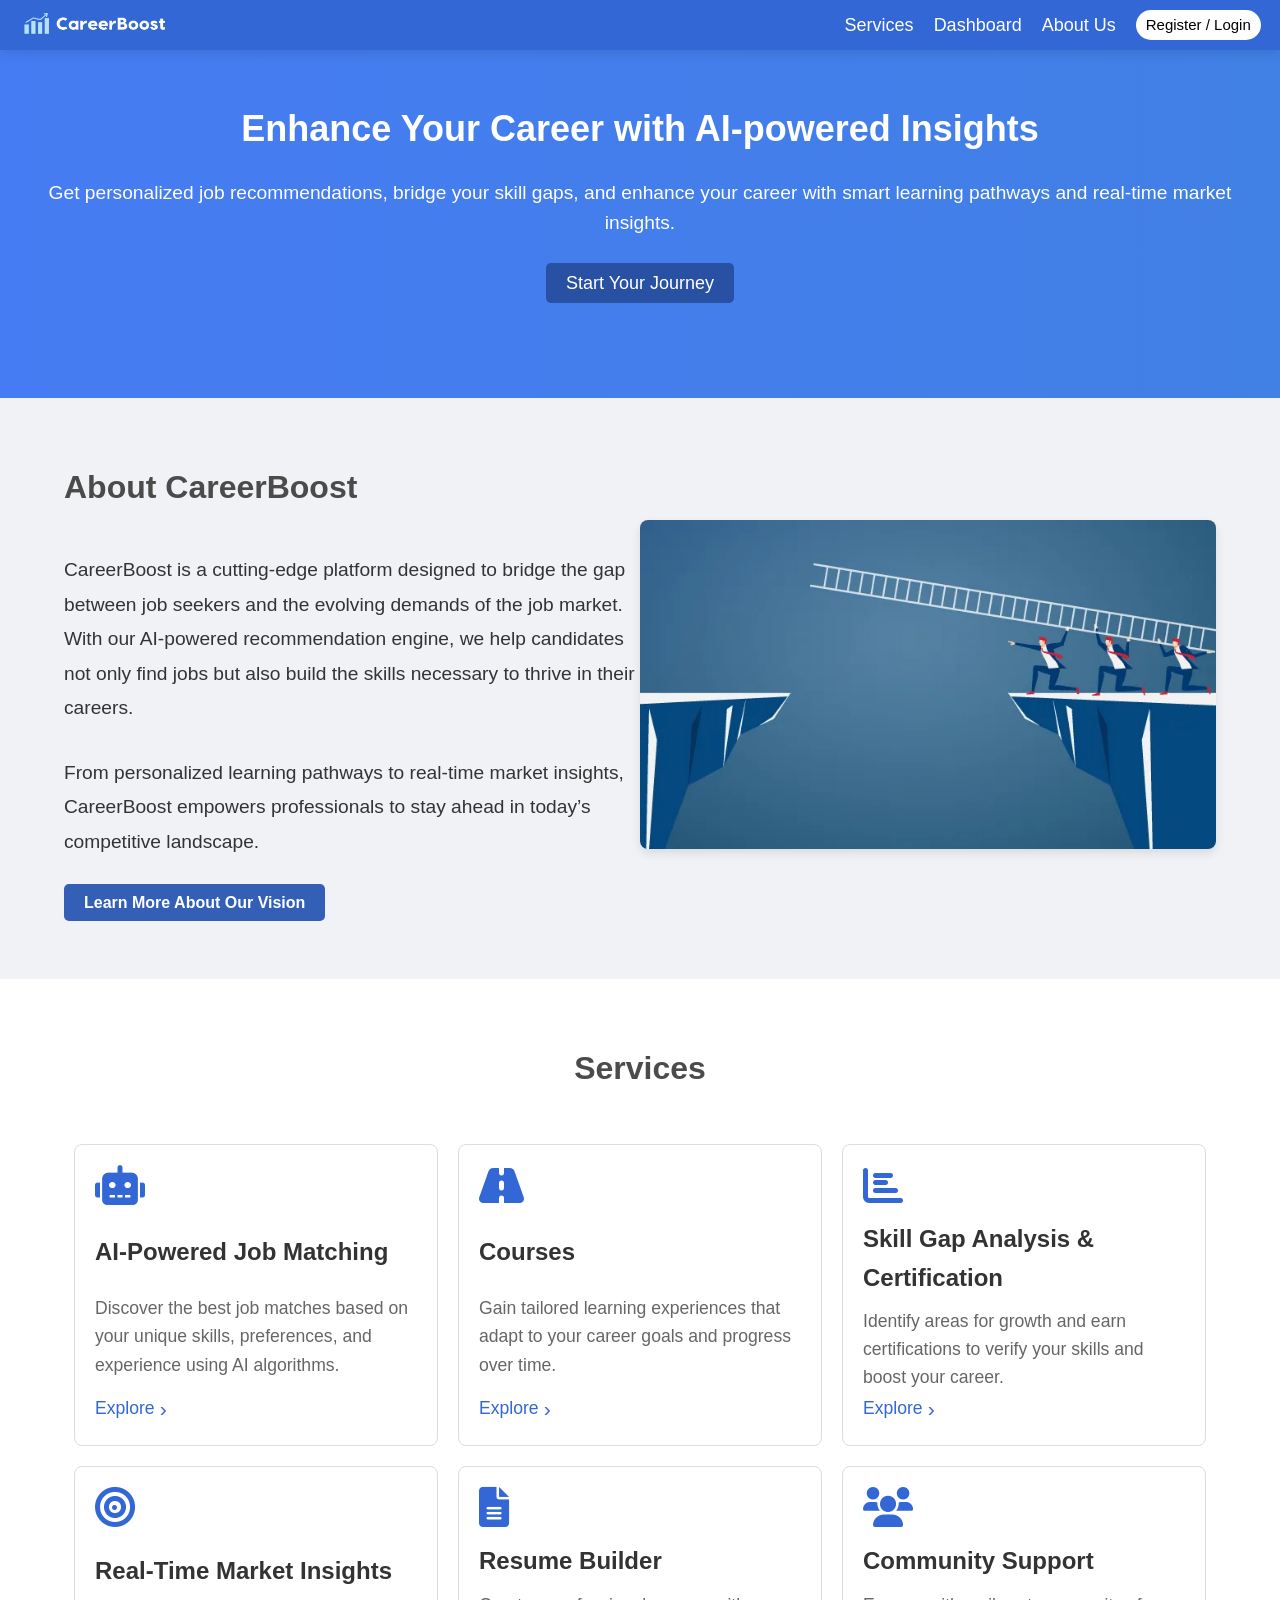
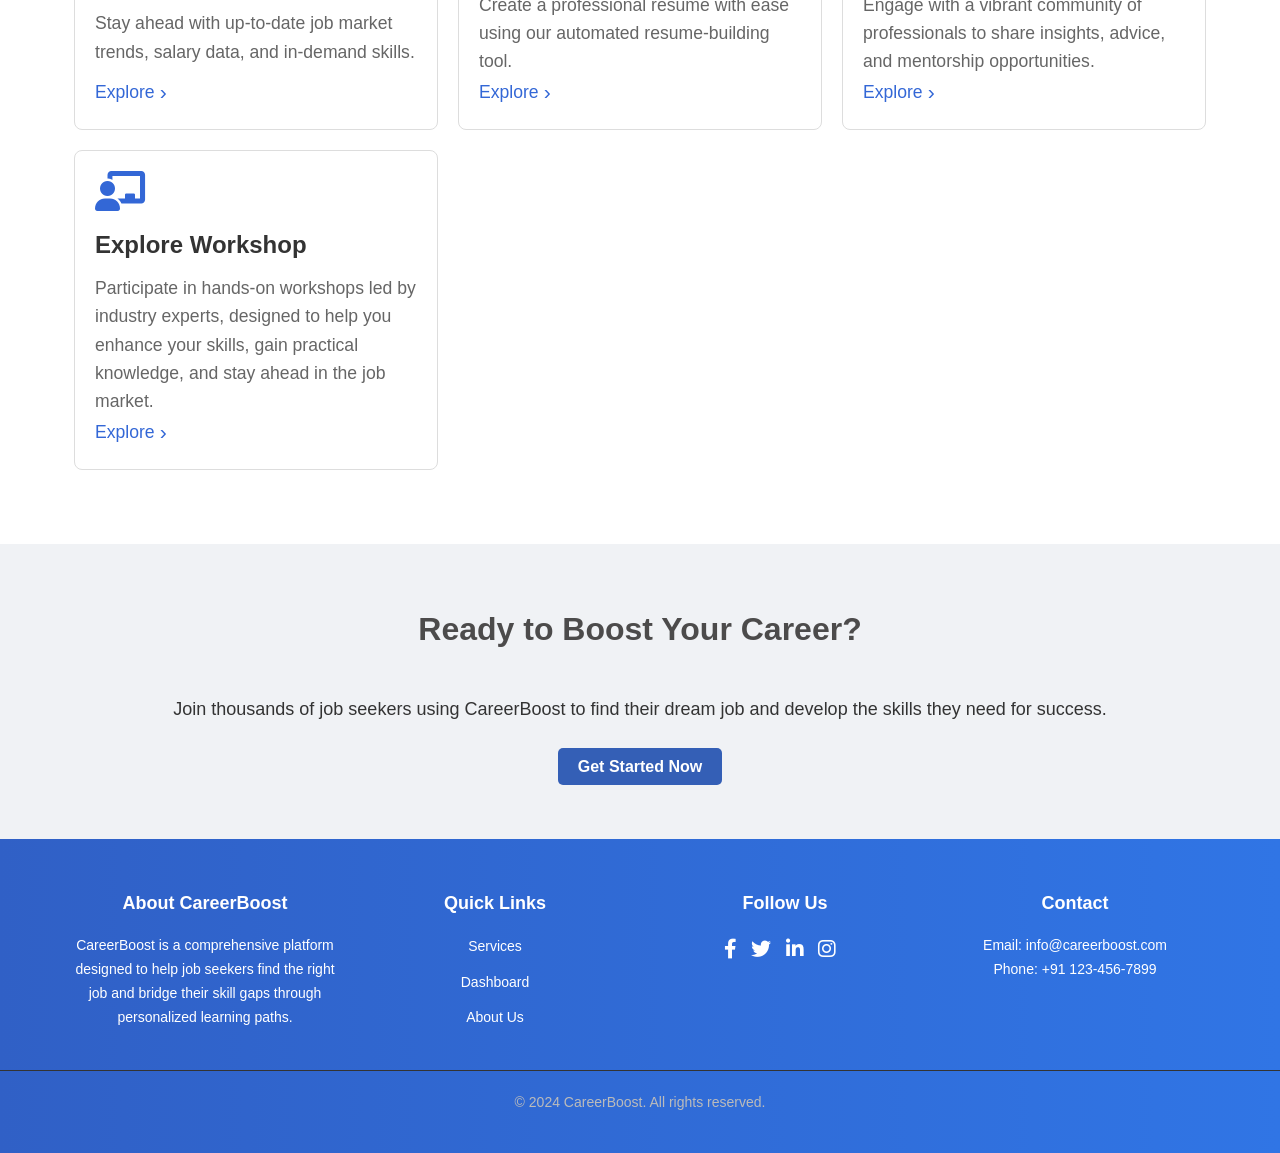
<file: index.html>
<!DOCTYPE html>
<html lang="en">
<head>
  <meta charset="UTF-8">
  <meta name="viewport" content="width=device-width, initial-scale=1.0">
  <title>Career Boost</title>
  <link rel="stylesheet" href="styles.css">
  <link rel="stylesheet" href="https://cdnjs.cloudflare.com/ajax/libs/font-awesome/6.0.0-beta3/css/all.min.css">
  <link href="https://fonts.googleapis.com/css2?family=Montserrat:wght@400;600&display=swap" rel="stylesheet">

</head>
<body>

  <!-- Navbar -->
  <nav class="navbar">
    <div class="container">
      <a href="../index.html" class="logo">
        <img src="./assets/logo.png" alt="CareerBoost Logo" />
      </a>
      <ul class="nav-links">
        <li class="dropdown">
          <a href="#features" class="dropdown-toggle">Services</a>
          <ul class="dropdown-menu">
              <li><a href="./Registration/index.html">AI Job Matching</a></li>
              <li><a href="./courses/index.html">Courses</a></li>
              <li><a href="./dashboard/index.html#skillGap">Skill Gap Analysis</a></li>
              <li><a href="./JOb insights/inddex.html">Real-Time Market Insights</a></li>
              <li><a href="./Resume/resume.html">Resume Builder</a></li>
              <li><a href="./community/index.html">Community Support</a></li>
              <li><a href="./workshop/index.html">Workshop</a></li>
          </ul>
        </li>
        <li><a href="./dashboard/index.html">Dashboard</a></li>
        <li><a href="#about">About Us</a></li>
        <li>
          <div class="navbar-button">
            <a href="./Registration/index.html" class="btn btn-auth">Register / Login</a>
          </div>            
        </li>
      </ul>
      <div class="hamburger">
        <i class="fas fa-bars"></i>
      </div>
    </div>
  </nav>

  <!-- Sidebar Navigation for Mobile -->
  <div class="sidebar" id="sidebar">
    <ul>
        <li><a href="#features">Services</a></li>
        <li><a href="./dashboard/index.html">Dashboard</a></li>
        <li><a href="#about">About Us</a></li>
        <li><a href="./Registration/index.html">Register / Login</a></li>
    </ul>
  </div>

  <!-- Hero Section -->
  <header class="hero">
    <h1>Enhance Your Career with AI-powered Insights</h1>
    <p>Get personalized job recommendations, bridge your skill gaps, and enhance your career with smart learning pathways and real-time market insights.</p>
    <a href="./Registration/index.html" class="cta-btn">Start Your Journey</a>
  </header>

  <!-- About Us Section -->
<section class="about-us" id="about">
  <div class="about-content">
    <h2>About CareerBoost</h2>
    <p>
      CareerBoost is a cutting-edge platform designed to bridge the gap between job seekers and the evolving demands of the job market. 
      With our AI-powered recommendation engine, we help candidates not only find jobs but also build the skills necessary to thrive in 
      their careers.
    </p>
    <p>
      From personalized learning pathways to real-time market insights, CareerBoost empowers professionals to stay ahead 
      in today’s competitive landscape.
    </p>
    <a href="#" class="btn-learn-more">Learn More About Our Vision</a>
  </div>
  <div class="about-image">
    <img src="./assets/hero.webp" alt="CareerBoost Image">
  </div>
</section>

<!-- Features Section -->
<section class="features-section" id="features">
  <h2>Services</h2>
  <div class="features-container">
    
    <!-- Feature 1 -->
    <div class="feature-card">
      <i class="fas fa-robot"></i>
      <h3>AI-Powered Job Matching</h3>
      <p>Discover the best job matches based on your unique skills, preferences, and experience using AI algorithms.</p>
      <a href="./Registration/index.html" class="quote-button">Explore<span class="arrow">&rsaquo;</span></a>

    </div>
    
    <!-- Feature 2 -->
    <div class="feature-card">
      <i class="fas fa-road"></i>
      <h3>Courses</h3>
      <p>Gain tailored learning experiences that adapt to your career goals and progress over time.</p>
      <a href="./courses/index.html" class="quote-button">Explore<span class="arrow">&rsaquo;</span></a>

    </div>
    
    <!-- Feature 3 -->
    <div class="feature-card">
      <i class="fas fa-chart-bar"></i>
      <h3>Skill Gap Analysis & Certification</h3>
      <p>Identify areas for growth and earn certifications to verify your skills and boost your career.</p>
      <a href="./dashboard/index.html#skillGap" class="quote-button">Explore<span class="arrow">&rsaquo;</span></a>

    </div>
    
    <!-- Feature 4 -->
    <div class="feature-card">
      <i class="fas fa-bullseye"></i>
      <h3>Real-Time Market Insights</h3>
      <p>Stay ahead with up-to-date job market trends, salary data, and in-demand skills.</p>
      <a href="./JOb insights/inddex.html" class="quote-button">Explore<span class="arrow">&rsaquo;</span></a>

    </div>
    
    <!-- Feature 5 -->
    <div class="feature-card">
      <i class="fas fa-file-alt"></i>
      <h3>Resume Builder</h3>
      <p>Create a professional resume with ease using our automated resume-building tool.</p>
      <a href="./Resume/resume.html" class="quote-button">Explore<span class="arrow">&rsaquo;</span></a>

    </div>
    
    <!-- Feature 6 -->
    <div class="feature-card">
      <i class="fas fa-users"></i>
      <h3>Community Support</h3>
      <p>Engage with a vibrant community of professionals to share insights, advice, and mentorship opportunities.</p>
      <a href="./community/index.html" class="quote-button">Explore<span class="arrow">&rsaquo;</span></a>

    </div>
    <!-- Feature 6 -->
    <div class="feature-card" id="feature-card7">
      <i class="fas fa-chalkboard-teacher"></i>
      <h3>Explore Workshop</h3>
      <p>Participate in hands-on workshops led by industry experts, designed to help you enhance your skills, gain practical knowledge, and stay ahead in the job market.</p>
      <a href="./workshop/index.html" class="quote-button">Explore<span class="arrow">&rsaquo;</span></a>

    </div>

  </div>
</section>

<!-- CTA Section -->
<section class="cta-section">
  <div class="cta-container">
    <h2>Ready to Boost Your Career?</h2>
    <p>Join thousands of job seekers using CareerBoost to find their dream job and develop the skills they need for success.</p>
    <a href="./Registration/index.html" class="btn-learn-more">Get Started Now</a>
  </div>
</section>



<footer>
  <div class="footer-container">
    <div class="footer-row">
      <!-- About Section -->
      <div class="footer-col">
        <h4>About CareerBoost</h4>
        <p>CareerBoost is a comprehensive platform designed to help job seekers find the right job and bridge their skill gaps through personalized learning paths.</p>
      </div>
      <!-- Quick Links -->
      <div class="footer-col">
        <h4>Quick Links</h4>
        <ul>
          <li><a href="#features">Services</a></li>
        <li><a href="./dashboard/index.html">Dashboard</a></li>
        <li><a href="#about">About Us</a></li>
        </ul>
      </div>
      <!-- Social Media Links -->
      <div class="footer-col">
        <h4>Follow Us</h4>
        <div class="social-links">
          <a href="#"><i class="fab fa-facebook-f"></i></a>
          <a href="#"><i class="fab fa-twitter"></i></a>
          <a href="#"><i class="fab fa-linkedin-in"></i></a>
          <a href="#"><i class="fab fa-instagram"></i></a>
        </div>
      </div>
      <!-- Contact Info -->
      <div class="footer-col">
        <h4>Contact</h4>
        <p>Email: info@careerboost.com</p>
        <p>Phone: +91 123-456-7899</p>
      </div>
    </div>
  </div>
  <div class="footer-bottom">
    <p>&copy; 2024 CareerBoost. All rights reserved.</p>
  </div>
</footer>




  <script src="script.js"></script>
</body>
</html>
</file>
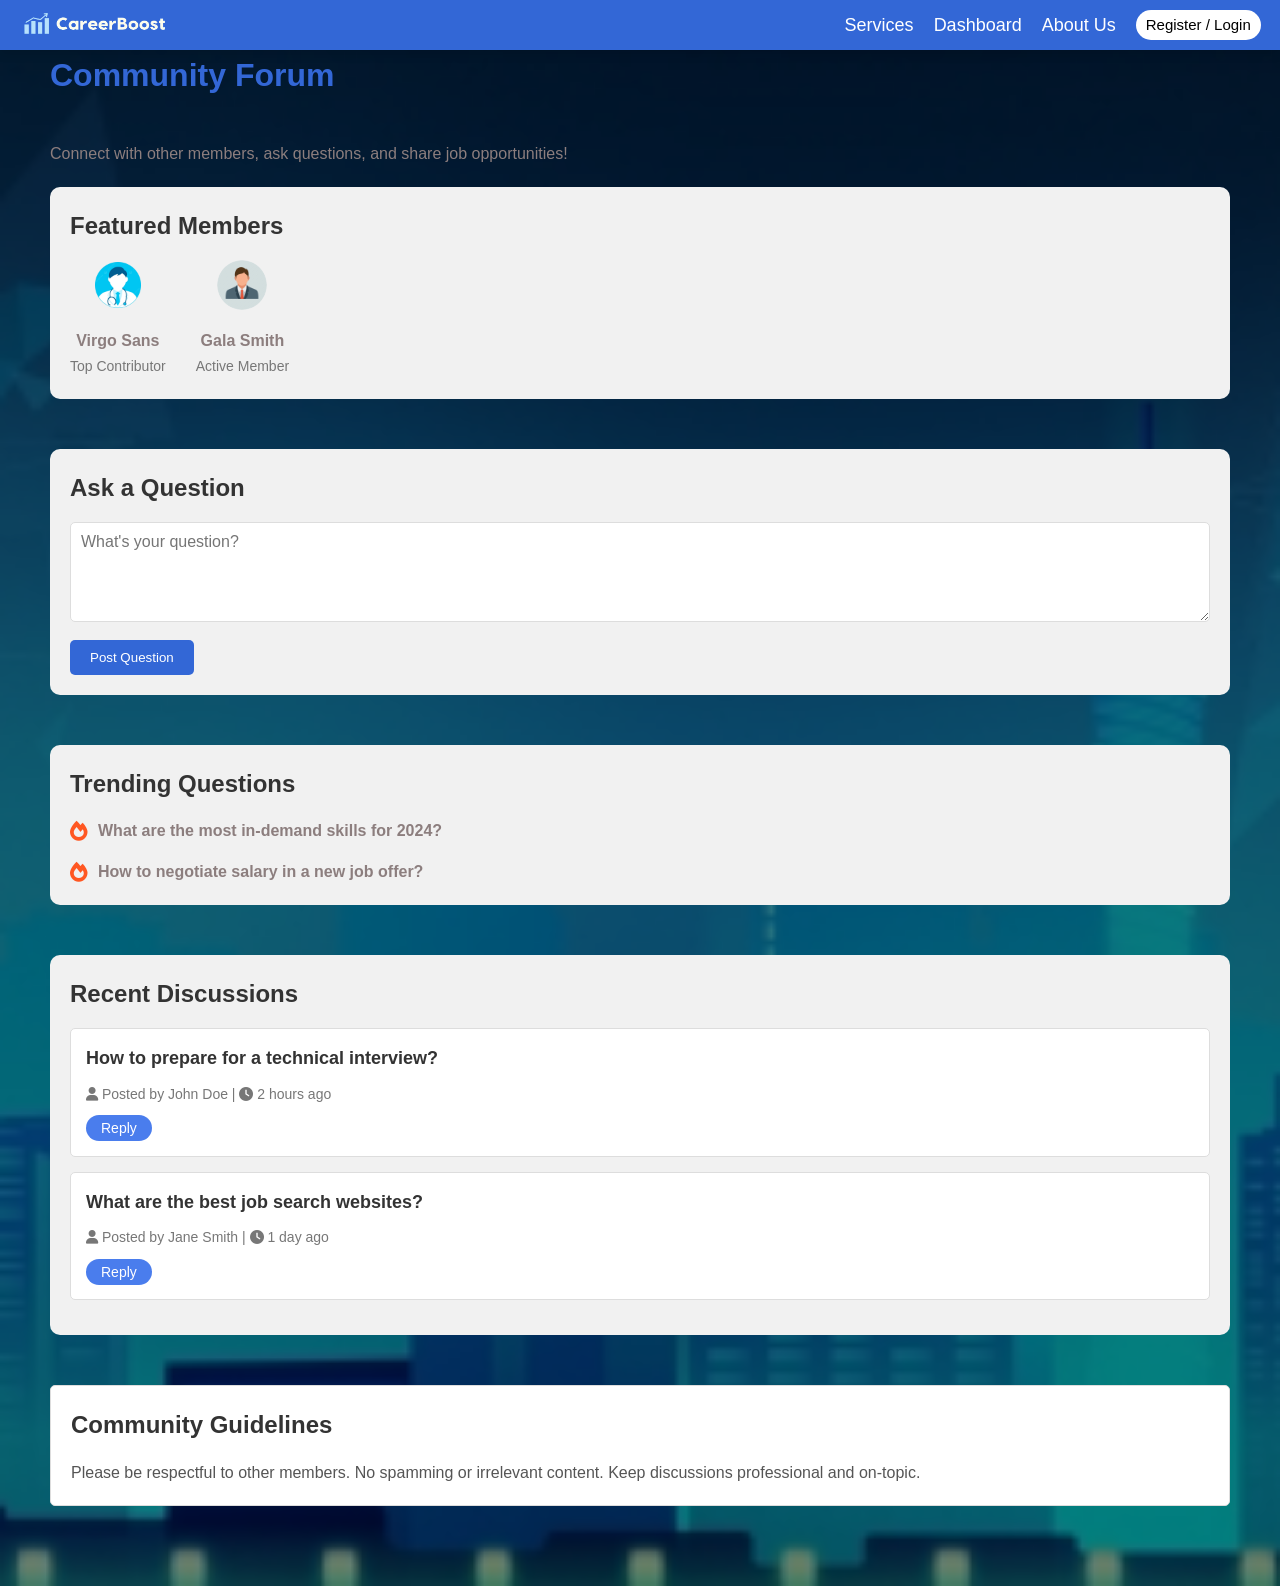
<file: community/index.html>
<!DOCTYPE html>
<html lang="en">

<head>
  <meta charset="UTF-8">
  <meta name="viewport" content="width=device-width, initial-scale=1.0">
  <title>Community | Career Boost</title>
  <link rel="stylesheet" href="style.css">
  <link rel="stylesheet" href="https://cdnjs.cloudflare.com/ajax/libs/font-awesome/6.0.0-beta3/css/all.min.css">
  <link href="https://fonts.googleapis.com/css2?family=Montserrat:wght@400;600&display=swap" rel="stylesheet">
</head>

<body>

  <!-- Navbar -->
  <nav class="navbar">
    <div class="navcontainer">
      <a href="../index.html" class="logo">
        <img src="../assets/logo.png" alt="CareerBoost Logo" />
      </a>
      <ul class="nav-links">
        <li class="dropdown">
          <a href="#features" class="dropdown-toggle">Services</a>
          <ul class="dropdown-menu">
              <li><a href="../Registration/index.html">AI Job Matching</a></li>
              <li><a href="../courses/index.html">Courses</a></li>
              <li><a href="../dashboard/index.html#skillGap">Skill Gap Analysis</a></li>
              <li><a href="../JOb insights/inddex.html">Real-Time Market Insights</a></li>
              <li><a href="../Resume/resume.html">Resume Builder</a></li>
              <li><a href="../community/index.html">Community Support</a></li>
              <li><a href="../workshop/index.html">Workshop</a></li>
          </ul>
        </li>
        <li><a href="../dashboard/index.html">Dashboard</a></li>
        <li><a href="../index.html#about">About Us</a></li>
        <li>
          <div class="navbar-button">
            <a href="../Registration/index.html" class="btn btn-auth">Register / Login</a>
          </div>            
        </li>
      </ul>
      <div class="hamburger">
        <i class="fas fa-bars"></i>
      </div>
    </div>
  </nav>

  <!-- Sidebar Navigation for Mobile -->
  <div class="sidebar" id="sidebar">
    <ul>
        <li><a href="../index.html#features">Services</a></li>
        <li><a href="../dashboard/index.html">Dashboard</a></li>
        <li><a href="../index.html#about">About Us</a></li>
        <li><a href="../Registration/index.html">Register / Login</a></li>
    </ul>
  </div>

  <!-- Community Section -->
  <section class="community-section">
    <div class="container-community">
      <h2>Community Forum</h2>
      <p>Connect with other members, ask questions, and share job opportunities!</p>

      

      <!-- Featured Members -->
      <div class="featured-members">
        <h3>Featured Members</h3>
        <div class="members">
          <div class="member">
            <img src="../assets/doc1.png" alt="Member Profile">
            <p>Virgo Sans</p>
            <span>Top Contributor</span>
          </div>
          <div class="member">
            <img src="../assets/work1.webp" alt="Member Profile">
            <p>Gala Smith</p>
            <span>Active Member</span>
          </div>
        </div>
      </div>

      <!-- Post a Question -->
      <div class="post-question">
        <h3>Ask a Question</h3>
        <form action="#" method="POST">
          <textarea placeholder="What's your question?" required></textarea>
          <button type="submit" class="btn">Post Question</button>
        </form>
      </div>

      <!-- Trending Questions -->
      <div class="trending-questions">
        <h3>Trending Questions</h3>
        <div class="questions">
          <div class="question">
            <i class="fas fa-fire"></i>
            <h4>What are the most in-demand skills for 2024?</h4>
          </div>
          <div class="question">
            <i class="fas fa-fire"></i>
            <h4>How to negotiate salary in a new job offer?</h4>
          </div>
        </div>
      </div>

      <!-- Recent Discussions -->
      <div class="questions-list">
        <h3>Recent Discussions</h3>
        <div class="question">
          <h4>How to prepare for a technical interview?</h4>
          <p><i class="fas fa-user"></i> Posted by John Doe | <i class="fas fa-clock"></i> 2 hours ago</p>
          <a href="#" class="btn btn-reply">Reply</a>
        </div>

        <div class="question">
          <h4>What are the best job search websites?</h4>
          <p><i class="fas fa-user"></i> Posted by Jane Smith | <i class="fas fa-clock"></i> 1 day ago</p>
          <a href="#" class="btn btn-reply">Reply</a>
        </div>
      </div>

      <!-- Community Guidelines -->
      <div class="community-guidelines">
        <h3>Community Guidelines</h3>
        <p>Please be respectful to other members. No spamming or irrelevant content. Keep discussions professional and on-topic.</p>
      </div>

    </div>
  </section>

  <script src="./script.js"></script>
</body>

</html>
</file>
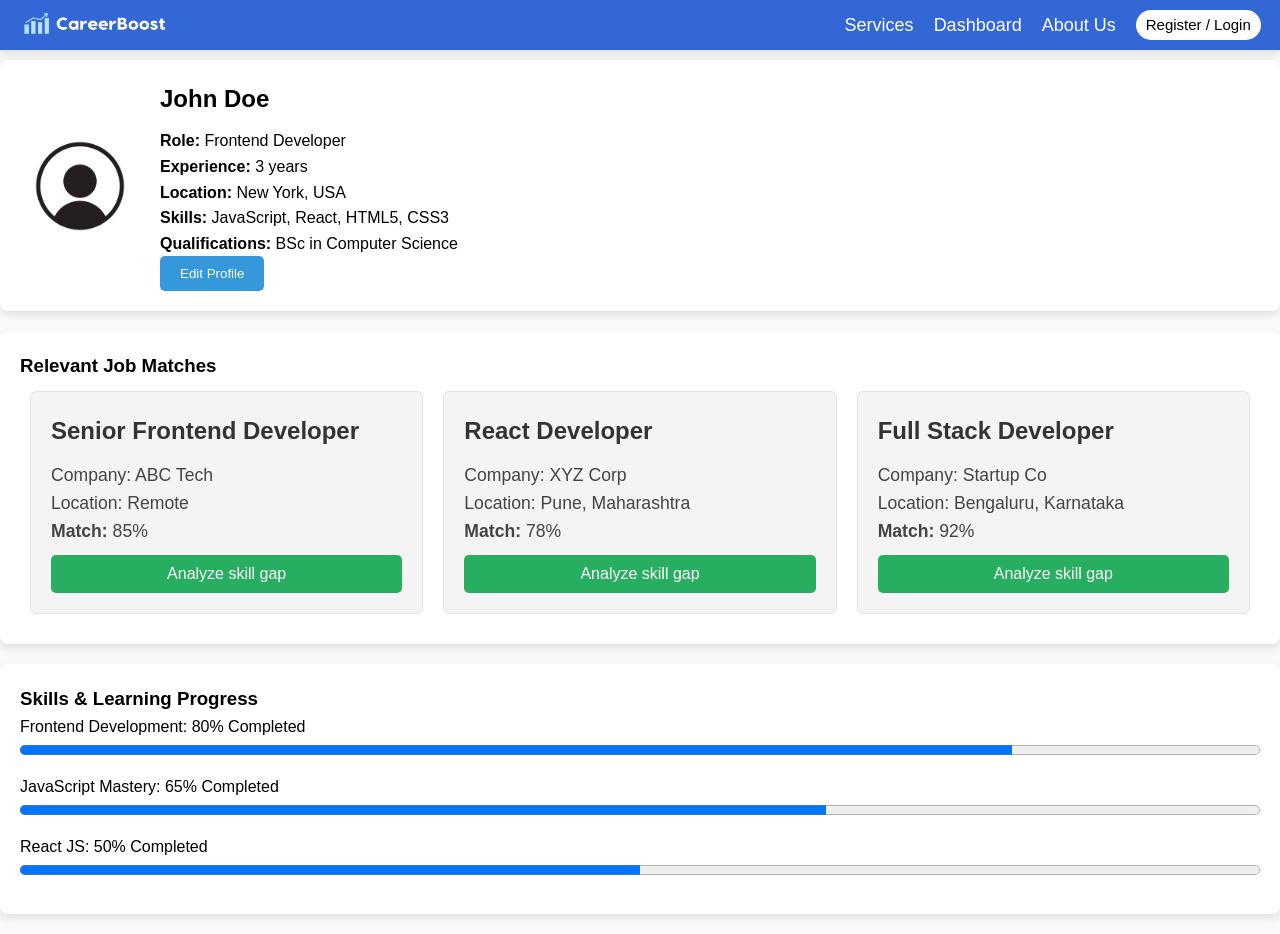
<file: dashboard/index.html>
<!DOCTYPE html>
<html lang="en">
<head>
    <meta charset="UTF-8">
    <meta name="viewport" content="width=device-width, initial-scale=1.0">
    <title>CareerBoost - Personalized Dashboard</title>
    <link rel="stylesheet" href="./style.css">
    <link rel="stylesheet" href="https://cdnjs.cloudflare.com/ajax/libs/font-awesome/5.15.4/css/all.min.css">
</head>
<body>
    <!-- Navbar -->
  <nav class="navbar">
    <div class="navcontainer">
      <a href="../index.html" class="logo">
        <img src="../assets/logo.png" alt="CareerBoost Logo" />
      </a>
      <ul class="nav-links">
        <li class="dropdown">
          <a href="#features" class="dropdown-toggle">Services</a>
          <ul class="dropdown-menu">
              <li><a href="../Registration/index.html">AI Job Matching</a></li>
              <li><a href="../courses/index.html">Courses</a></li>
              <li><a href="../dashboard/index.html#skillGap">Skill Gap Analysis</a></li>
              <li><a href="../JOb insights/inddex.html">Real-Time Market Insights</a></li>
              <li><a href="../Resume/resume.html">Resume Builder</a></li>
              <li><a href="../community/index.html">Community Support</a></li>
              <li><a href="../workshop/index.html">Workshop</a></li>
          </ul>
        </li>
        <li><a href="../dashboard/index.html">Dashboard</a></li>
        <li><a href="../index.html#about">About Us</a></li>
        <li>
          <div class="navbar-button">
            <a href="../Registration/index.html" class="btn btn-auth">Register / Login</a>
          </div>            
        </li>
      </ul>
      <div class="hamburger">
        <i class="fas fa-bars"></i>
      </div>
    </div>
  </nav>

  <!-- Sidebar Navigation for Mobile -->
  <div class="sidebar" id="sidebar">
    <ul>
        <li><a href="../index.html#features">Services</a></li>
        <li><a href="../dashboard/index.html">Dashboard</a></li>
        <li><a href="../index.html#about">About Us</a></li>
        <li><a href="../Registration/index.html">Register / Login</a></li>
    </ul>
  </div>

    <!-- Dashboard Section -->
    <section class="dashboard">
        <!-- User Profile Overview (More Detailed) -->
        <div class="profile-overview">
            <img src="../assets/avatar.jpg" alt="User Profile Picture" class="profile-pic">
            <div class="profile-info">
                <h2>John Doe</h2>
                <p><strong>Role:</strong> Frontend Developer</p>
                <p><strong>Experience:</strong> 3 years</p>
                <p><strong>Location:</strong> New York, USA</p>
                <p><strong>Skills:</strong> JavaScript, React, HTML5, CSS3</p>
                <p><strong>Qualifications:</strong> BSc in Computer Science</p>
                <button>Edit Profile</button>
            </div>
        </div>

        <!-- Job Matching Section (Horizontal Cards) -->
        <div class="job-matches" id="skillGap">
            <h3>Relevant Job Matches</h3>
            <div class="job-list">
                <!-- Job 1 -->
                <div class="job-card">
                    <h4>Senior Frontend Developer</h4>
                    <p>Company: ABC Tech</p>
                    <p>Location: Remote</p>
                    <p><strong>Match:</strong> 85%</p>
                    <button>Analyze skill gap</button>
                </div>

                <!-- Job 2 -->
                <div class="job-card">
                    <h4>React Developer</h4>
                    <p>Company: XYZ Corp</p>
                    <p>Location: Pune, Maharashtra</p>
                    <p><strong>Match:</strong> 78%</p>
                    <button>Analyze skill gap</button>
                </div>

                <!-- Job 3 -->
                <div class="job-card">
                    <h4>Full Stack Developer</h4>
                    <p>Company: Startup Co</p>
                    <p>Location: Bengaluru, Karnataka</p>
                    <p><strong>Match:</strong> 92%</p>
                    <button>Analyze skill gap</button>
                </div>
            </div>
        </div>

        <!-- Skills Progress Section (Horizontal Bars) -->
        <div class="skills-progress">
            <h3>Skills & Learning Progress</h3>
            <p>Frontend Development: 80% Completed</p>
            <progress value="80" max="100"></progress>
            <p>JavaScript Mastery: 65% Completed</p>
            <progress value="65" max="100"></progress>
            <p>React JS: 50% Completed</p>
            <progress value="50" max="100"></progress>
        </div>

    </section>

    <script src="./script.js"></script>
</body>
</html>
</file>
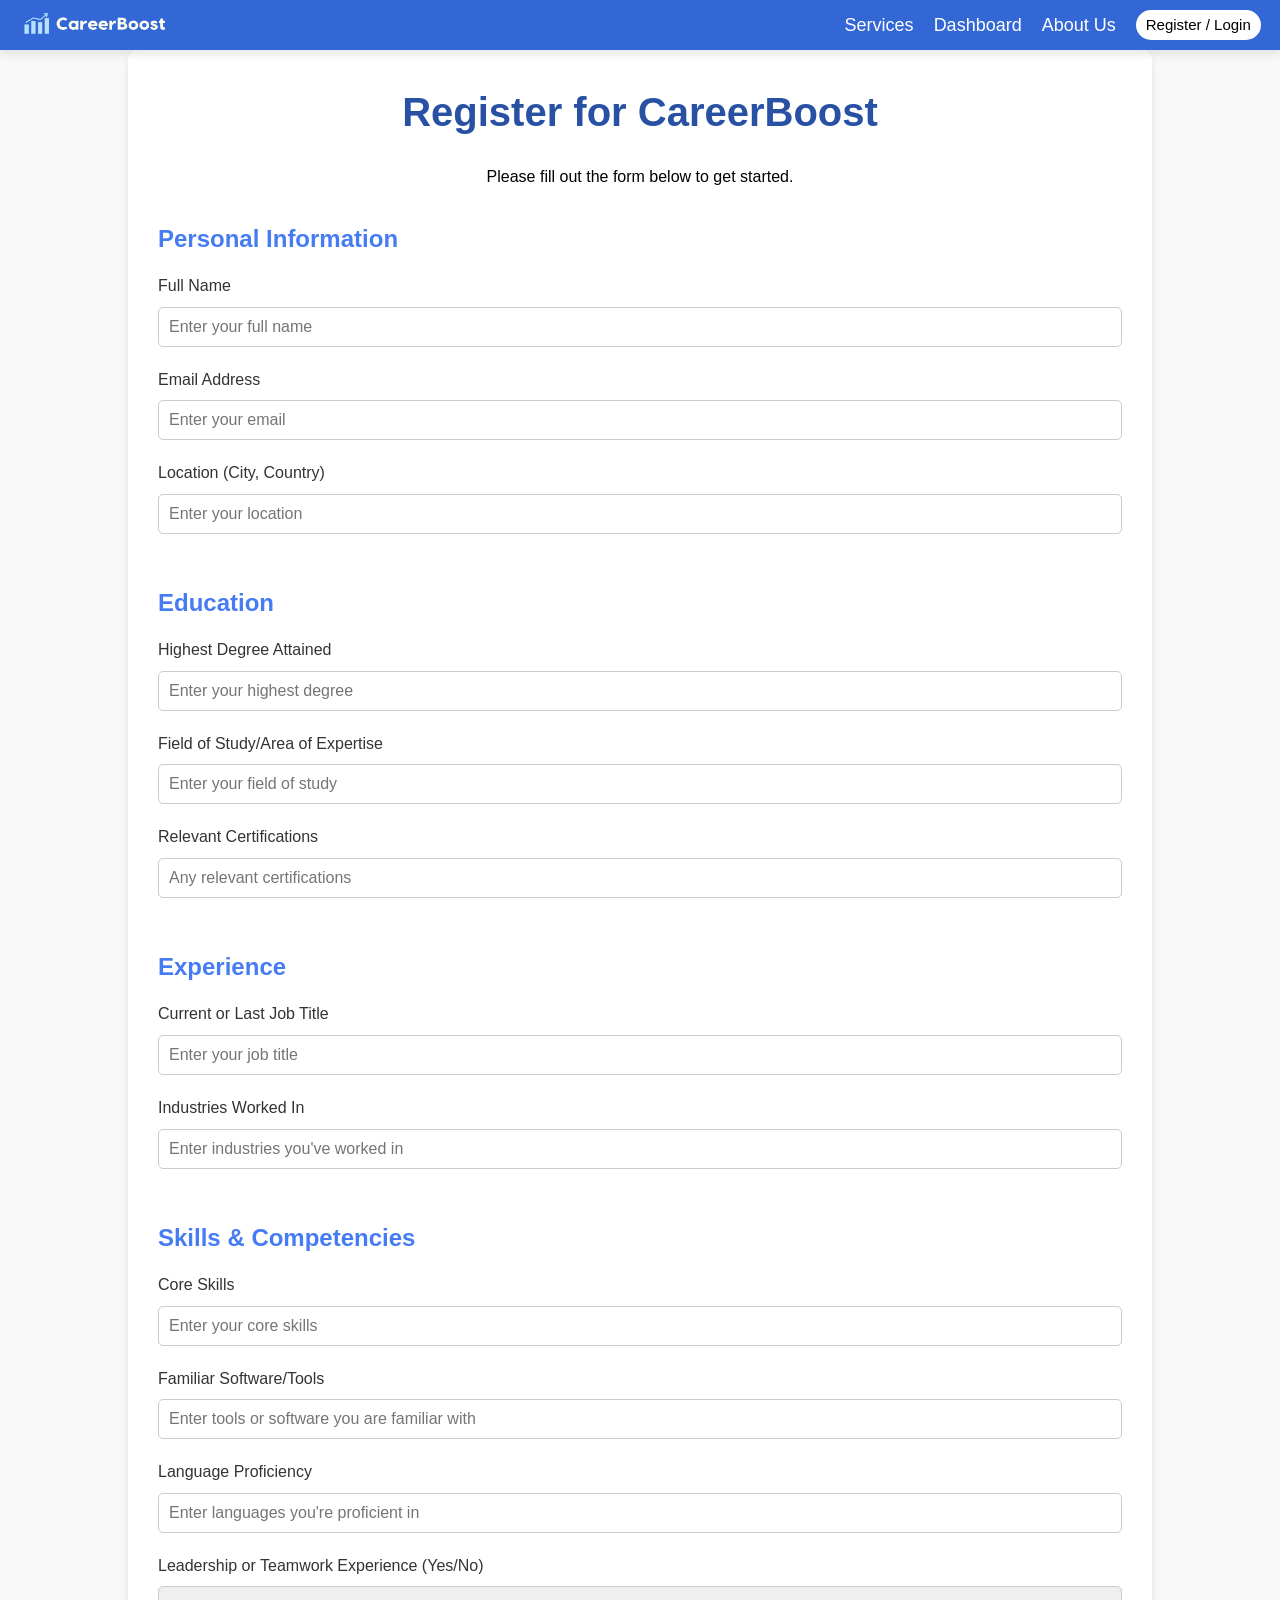
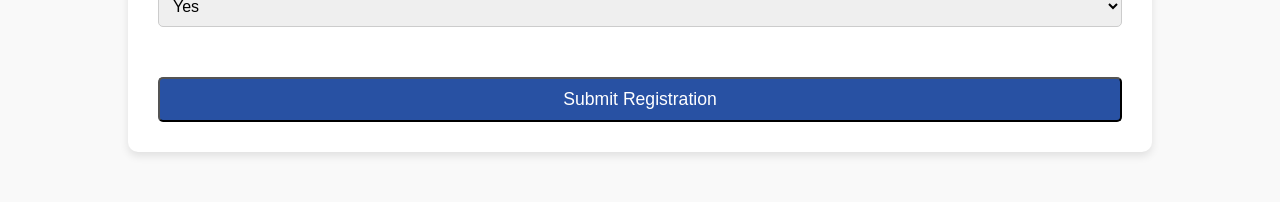
<file: Registration/index.html>
<!DOCTYPE html>
<html lang="en">
<head>
  <meta charset="UTF-8">
  <meta name="viewport" content="width=device-width, initial-scale=1.0">
  <title>Registration Form</title>
  <link rel="stylesheet" href="https://cdnjs.cloudflare.com/ajax/libs/font-awesome/5.15.3/css/all.min.css">
  <link rel="stylesheet" href="style.css">
</head>
<body>
  <!-- Navbar -->
  <nav class="navbar">
    <div class="navcontainer">
      <a href="../index.html" class="logo">
        <img src="../assets/logo.png" alt="CareerBoost Logo" />
      </a>
      <ul class="nav-links">
        <li class="dropdown">
          <a href="#features" class="dropdown-toggle">Services</a>
          <ul class="dropdown-menu">
              <li><a href="../Registration/index.html">AI Job Matching</a></li>
              <li><a href="../courses/index.html">Courses</a></li>
              <li><a href="../dashboard/index.html#skillGap">Skill Gap Analysis</a></li>
              <li><a href="../JOb insights/inddex.html">Real-Time Market Insights</a></li>
              <li><a href="../Resume/resume.html">Resume Builder</a></li>
              <li><a href="../community/index.html">Community Support</a></li>
              <li><a href="../workshop/index.html">Workshop</a></li>
          </ul>
        </li>
        <li><a href="../dashboard/index.html">Dashboard</a></li>
        <li><a href="../index.html#about">About Us</a></li>
        <li>
          <div class="navbar-button">
            <a href="../Registration/index.html" class="btn btn-auth">Register / Login</a>
          </div>            
        </li>
      </ul>
      <div class="hamburger">
        <i class="fas fa-bars"></i>
      </div>
    </div>
  </nav>

  <!-- Sidebar Navigation for Mobile -->
  <div class="sidebar" id="sidebar">
    <ul>
        <li><a href="../index.html#features">Services</a></li>
        <li><a href="../dashboard/index.html">Dashboard</a></li>
        <li><a href="../index.html#about">About Us</a></li>
        <li><a href="../Registration/index.html">Register / Login</a></li>
    </ul>
  </div>


  <!-- Registration Form Section -->
  <section class="registration-form">
    <div class="container">
      <h1>Register for CareerBoost</h1>
      <p>Please fill out the form below to get started.</p>
      
      <form id="registerForm" action="#" method="POST">
        <!-- Personal Information -->
        <div class="form-section">
          <h2>Personal Information</h2>
          <label for="full-name">Full Name</label>
          <input type="text" id="full-name" name="full-name" placeholder="Enter your full name" required>

          <label for="email">Email Address</label>
          <input type="email" id="email" name="email" placeholder="Enter your email" required>

          <label for="location">Location (City, Country)</label>
          <input type="text" id="location" name="location" placeholder="Enter your location" required>
        </div>

        <!-- Education Information -->
        <div class="form-section">
          <h2>Education</h2>
          <label for="degree">Highest Degree Attained</label>
          <input type="text" id="degree" name="degree" placeholder="Enter your highest degree" required>

          <label for="field">Field of Study/Area of Expertise</label>
          <input type="text" id="field" name="field" placeholder="Enter your field of study" required>

          <label for="certifications">Relevant Certifications</label>
          <input type="text" id="certifications" name="certifications" placeholder="Any relevant certifications">
        </div>

        <!-- Experience Information -->
        <div class="form-section">
          <h2>Experience</h2>
          <label for="job-title">Current or Last Job Title</label>
          <input type="text" id="job-title" name="job-title" placeholder="Enter your job title">

          <label for="industries">Industries Worked In</label>
          <input type="text" id="industries" name="industries" placeholder="Enter industries you've worked in">
        </div>

        <!-- Skills & Competencies -->
        <div class="form-section">
          <h2>Skills & Competencies</h2>
          <label for="core-skills">Core Skills</label>
          <input type="text" id="core-skills" name="core-skills" placeholder="Enter your core skills" required>

          <label for="tools">Familiar Software/Tools</label>
          <input type="text" id="tools" name="tools" placeholder="Enter tools or software you are familiar with">

          <label for="language">Language Proficiency</label>
          <input type="text" id="language" name="language" placeholder="Enter languages you're proficient in">

          <label for="leadership">Leadership or Teamwork Experience (Yes/No)</label>
          <select id="leadership" name="leadership" required>
            <option value="yes">Yes</option>
            <option value="no">No</option>
          </select>
        </div>

        <!-- Submit Button -->
        <button type="submit" class="cta-btn">Submit Registration</button>
      </form>
    </div>
  </section>

  <script src="script.js"></script>
</body>
</html>
</file>
<file: styles.css>
/* General Styles */
* {
  margin: 0;
  padding: 0;
  box-sizing: border-box;
  font-family: 'Poppins', sans-serif;
}

body {
  background-color: #f9f9f9;
  line-height: 1.6;
}
html{
  scroll-behavior: smooth;
}

/* Navbar Styling */
.navbar {
  background-color: #3367d6;
  box-shadow: 0px 4px 10px rgba(0, 0, 0, 0.1);
  position: fixed;
  width: 100%;
  top: 0;
  left: 0;
  z-index: 1000;
  padding: 10px 0;
}

.container {
  width: 97%;
  margin: auto;
  display: flex;
  justify-content:space-between;
  align-items: center;
}
.logo{
  display: flex;
  align-items: center;
}
.logo img {
  max-width: 150px;
}

.nav-links {
  list-style: none;
  display: flex;
  gap: 20px;
  align-items: center;
}

.nav-links li a {
  text-decoration: none;
  color: #fff;
  font-size: 18px;
}

.nav-links li a:hover {
  text-decoration : underline #fff;
}


.navbar-button {
  display: flex;
}

.nav-links li .btn-auth{
  background-color: #fff; /* Orange color */
  padding: 3px 10px;
  border-radius: 20px;
  text-decoration: none;
  color: black;
  font-size: 15px;
  font-weight: 500;
  text-decoration: none;
}

.nav-links li .btn-auth:hover {
  background-color: #ebf1ff; 
  color: #000;
  text-decoration: none;
}

/* Dropdown menu styling */
.dropdown {
  position: relative;
  transition: all ease;
}

.dropdown-menu {
  position: absolute;
  top: 100%;
  left: 0;
  background-color: #ffffff;
  display: none;
  min-width: 200px;
  padding: 10px 0;
  box-shadow: 0 4px 8px rgba(0, 0, 0, 0.1);
  z-index: 999;

}

.dropdown-menu li {
  list-style: none;
  padding: 10px 20px;
}

.dropdown-menu li a {
  text-decoration: none;
  color: #1756df; /* Same as navbar background color */
  display: block;
}

.dropdown-menu li a:hover {
  background-color: #ebf1ff;
}

/* Show the dropdown menu on hover */
.dropdown:hover .dropdown-menu {
  display: block;
}




/* Hamburger for Mobile View */
.hamburger {
  display: none;
  cursor: pointer;
}

.hamburger i {
  font-size: 24px;
}

/* Sidebar Styling */
.sidebar {
  position: fixed;
  top: 0;
  left: -250px; /* Hidden initially */
  width: 250px;
  height: 100%;
  background-color: #fff;
  transition: left 0.3s ease;
  z-index: 999; /* On top of everything */
  padding-top: 30px;
}

.sidebar ul {
  list-style: none;
  padding: 50px 20px;
  display: flex;
  flex-direction: column;
  gap: 20px;
}

.sidebar ul li a {
  color: #333;
  text-decoration: none;
  font-size: 18px;
  padding: 10px 0;
}

.sidebar ul li a:hover {
  background-color: #4a7ded;
  padding-left: 10px;
  transition: padding 0.3s ease;
}

/* Show Sidebar when active */
.sidebar.active {
  left: 0;
}

@media screen and (max-width: 768px) {
  .nav-links {
      display: none;
  }

  .hamburger {
      display: block;
      color: white;
  }
}
/* Hero Section */
.hero {
  background: linear-gradient(to right, #467cf3, #4180e5);
  color: white;
  text-align: center;
  padding: 100px 20px;
}

.hero h1 {
  font-size: 36px;
    font-weight: 700;
    margin-bottom: 20px;
}

.hero p {
  font-size: 1.2em;
  margin-bottom: 30px;
}

.cta-btn {
  background-color: #2851a3;
  color: #fff;
  padding: 10px 20px;
  text-decoration: none;
  border-radius: 5px;
  font-size: 18px;
  transition: background-color 0.3s ease;
}

.cta-btn:hover {
  background-color: #1f3f85;
}

/* Responsive Styles */
@media (max-width: 768px) {
  .navbar {
    padding: 15px 20px;
  }

  .nav-links {
    display: none;
  }

  .nav-links li:hover .dropdown {
    display: none;
  }

  .hero h1 {
    font-size: 2em;
  }
}



/* About Us Section */
.about-us {
  display: flex;
  align-items: center;
  justify-content: space-between;
  padding: 5%;
  background-color: #f0f2f5;
}

.about-content {
  max-width: 50%;
}



.about-content p {
  font-size: 1.2em;
  color: #333;
  line-height: 1.8;
  margin-bottom: 30px;
}

.btn-learn-more {
  background-color: #345fb6;
  color: white;
  padding: 10px 20px;
  border-radius: 5px;
  text-decoration: none;
  font-weight: bold;
}

.btn-learn-more:hover {
  background-color: #2953a7;
}

/* Image Styling */
.about-image{
  flex: 1;
  text-align: center;
}

.about-image img {
  max-width: 100%;
  height: auto;
  background-size: cover;
  border-radius: 8px;
  box-shadow: 0 4px 10px rgba(0, 0, 0, 0.1);
}

/* Responsive Styles for About Us */
@media (max-width: 768px) {
  .about-us {
    flex-direction: column;
    text-align: center;
  }

  .about-content, .about-image {
    max-width: 100%;
  }

  .about-image {
    margin-top: 20px;
  }
}



/* Features Section */
.features-section {
  text-align: center;
  padding: 5%;
  background-color: #ffffff;
}

h2 {
  font-size: 2em;
  color: #4c4b4b;
  margin-bottom: 40px;
}

/* Flexbox layout for features */
.features-container {
  display: flex;
    flex-wrap: wrap;
    justify-content: space-between; /* This will center items in the row */
}

.feature-card {
  background-color: #fff;
  border: 1px solid #ddd;
  border-radius: 8px;
  padding: 20px;
  margin-bottom: 20px;
  margin: 10px;
  flex: 0 1 calc(33.333% - 20px);
  box-sizing: border-box;
  display: flex;
  flex-direction: column;
  justify-content: space-between;
  transition: transform 0.3s ease-in-out;
  text-align: left;
}


.feature-card:hover {
  transform: translateY(-5px);
  box-shadow: 0 4px 8px rgba(0, 0, 0, 0.1);
}

.feature-card i {
  font-size: 2.5em;
  color: #3367d6;
  margin-bottom: 15px;
}

.feature-card h3 {
  font-size: 1.5em;
  color: #333;
  margin-bottom: 10px;
}

.feature-card p {
  font-size: 1.1em;
  color: #666;
  line-height: 1.6;
}

/* Button Styling */
.quote-button {
  font-size: 1.1em;
  color: #3367d6;
  text-decoration: none;
  display: inline-flex;
  align-items: center;
  transition: color 0.3s ease;
}

.quote-button:hover {
  color: #2856b2;
  text-decoration: underline;
}

.quote-button .arrow {
  margin-left: 5px;
  font-size: 1.2em;
  transition: transform 0.3s ease;
}

.quote-button:hover .arrow {
  transform: translateX(5px); /* Slight movement to the right on hover */
}


/* Media Queries for Responsive Design */

/* Adjust for tablets */
@media (max-width: 1024px) {
  .feature-card {
    flex: 1 1 calc(50% - 20px);
  }
}

/* Adjust for mobile */
@media (max-width: 768px) {
  .feature-card {
    flex: 1 1 100%;
  }

  .btn-feature {
    align-self: center; /* Center button on smaller screens */
  }
}


/* Call to Action Section */
.cta-section {
  background-color: #f0f2f5;
  color: white;
  text-align: center;
  padding: 60px 20px;
}

.cta-container {
  max-width: 1000px;
  margin: 0 auto;
}


.cta-section p {
  font-size: 18px;
  margin-bottom: 30px;
  color: #333;
  line-height: 1.6;
}



/* Responsive Design */
@media (max-width: 768px) {
  .cta-section h2 {
    font-size: 28px;
  }

  .cta-section p {
    font-size: 16px;
  }

  .cta-btn {
    font-size: 16px;
    padding: 12px 25px;
  }
}


/* Footer Section */
footer {
  background: linear-gradient(to right, #3060c6, #3075e5);
  color: #fff;
  padding: 40px 0;
  text-align: center;
}

.footer-container {
  max-width: 1200px;
  margin: 0 auto;
  padding: 0 20px;
}

.footer-row {
  display: flex;
  justify-content: space-between;
  flex-wrap: wrap;
}

.footer-col {
  flex: 1 1 22%;
  margin: 10px;
}

.footer-col h4 {
  font-size: 18px;
  margin-bottom: 15px;
  color: #fff;
}

.footer-col p {
  font-size: 14px;
  line-height: 24px;
}

.footer-col ul {
  list-style: none;
  padding: 0;
}

.footer-col ul li {
  margin-bottom: 10px;
}

.footer-col ul li a {
  color: #fff;
  text-decoration: none;
  font-size: 14px;
}

.footer-col ul li a:hover {
  color: #1e90ff;
}

.social-links a {
  display: inline-block;
  color: #fff;
  margin-right: 10px;
  font-size: 20px;
}

.social-links a:hover {
  color: #1e90ff;
}

.footer-bottom {
  margin-top: 20px;
  border-top: 1px solid #333;
  padding-top: 20px;
}

.footer-bottom p {
  font-size: 14px;
  color: #bbb;
}

/* Media Queries for Responsiveness */
@media (max-width: 768px) {
  .footer-row {
    flex-direction: column;
    text-align: left;
  }

  .footer-col {
    margin-bottom: 20px;
  }
}
</file>
<file: community/style.css>
/* General Styles */
* {
  margin: 0;
  padding: 0;
  box-sizing: border-box;
  font-family: 'Poppins', sans-serif;
}

body {
  background-color: #f9f9f9;
  line-height: 1.6;
}
html{
  scroll-behavior: smooth;
}

/* Navbar Styling */
.navbar {
  background-color: #3367d6;
  box-shadow: 0px 4px 10px rgba(0, 0, 0, 0.1);
  position: fixed;
  width: 100%;
  top: 0;
  left: 0;
  z-index: 1000;
  padding: 10px 0;
}

.navcontainer {
  width: 97%;
  margin: auto;
  display: flex;
  justify-content:space-between;
  align-items: center;
}
.logo{
  display: flex;
  align-items: center;
}
.logo img {
  max-width: 150px;
}

.nav-links {
  list-style: none;
  display: flex;
  gap: 20px;
  align-items: center;
}

.nav-links li a {
  text-decoration: none;
  color: #fff;
  font-size: 18px;
}

.nav-links li a:hover {
  text-decoration : underline #fff;
}


.navbar-button {
  display: flex;
}

.nav-links li .btn-auth{
  background-color: #fff; /* Orange color */
  padding: 3px 10px;
  border-radius: 20px;
  text-decoration: none;
  color: black;
  font-size: 15px;
  font-weight: 500;
  text-decoration: none;
}

.nav-links li .btn-auth:hover {
  background-color: #ebf1ff; 
  color: #000;
  text-decoration: none;
}

/* Dropdown menu styling */
.dropdown {
  position: relative;
  transition: all ease;
}

.dropdown-menu {
  position: absolute;
  top: 100%;
  left: 0;
  background-color: #ffffff;
  display: none;
  min-width: 200px;
  padding: 10px 0;
  box-shadow: 0 4px 8px rgba(0, 0, 0, 0.1);
  z-index: 999;

}

.dropdown-menu li {
  list-style: none;
  padding: 10px 20px;
}

.dropdown-menu li a {
  text-decoration: none;
  color: #1756df; /* Same as navbar background color */
  display: block;
}

.dropdown-menu li a:hover {
  background-color: #ebf1ff;
}

/* Show the dropdown menu on hover */
.dropdown:hover .dropdown-menu {
  display: block;
}




/* Hamburger for Mobile View */
.hamburger {
  display: none;
  cursor: pointer;
}

.hamburger i {
  font-size: 24px;
}

/* Sidebar Styling */
.sidebar {
  position: fixed;
  top: 0;
  left: -250px; /* Hidden initially */
  width: 250px;
  height: 100%;
  background-color: #fff;
  transition: left 0.3s ease;
  z-index: 999; /* On top of everything */
  padding-top: 30px;
}

.sidebar ul {
  list-style: none;
  padding: 50px 20px;
  display: flex;
  flex-direction: column;
  gap: 20px;
}

.sidebar ul li a {
  color: #333;
  text-decoration: none;
  font-size: 18px;
  padding: 10px 0;
}

.sidebar ul li a:hover {
  background-color: #4a7ded;
  padding-left: 10px;
  transition: padding 0.3s ease;
}

/* Show Sidebar when active */
.sidebar.active {
  left: 0;
}

@media screen and (max-width: 768px) {
  .nav-links {
      display: none;
  }

  .hamburger {
      display: block;
      color: white;
  }
}
  
/* Community Section Styling */
.community-section {
    /* margin-top: 100px; */
    padding: 50px;
    background: url('../assets/hjk.jpg') no-repeat center center;
    background-size: cover;
    background-position: center;
    color: #8c7e7e; /* To make the text visible on the background image */
    position: relative;
    z-index: 1;
  }
  
  /* Overlay effect to darken the background image */
  .community-section::before {
    content: '';
    position: absolute;
    top: 0;
    left: 0;
    width: 100%;
    height: 100%;
    background: rgba(0, 0, 0, 0.5); /* Darkens the image for better text visibility */
    z-index: -1; /* Sends the overlay behind the content */
  }
  /* ... Continue from your original styles ... */
  .community-section .container-community {
    display: flex;
    flex-direction: column; /* Align content vertically */
    gap: 20px; /* Add space between sections */
  }  

.community-section h2 {
  color: #3367d6;
  font-size: 32px;
  margin-bottom: 20px;
}



/* Featured Members */
.featured-members, .post-question, .trending-questions, .questions-list, .community-guidelines {
  background-color: #f1f1f1;
  padding: 20px;
  border-radius: 10px;
  margin-bottom: 30px;
  width: 100%;
}

.featured-members h3, .post-question h3, .trending-questions h3, .questions-list h3, .community-guidelines h3 {
  color: #333;
  font-size: 24px;
  margin-bottom: 15px;
}

.members {
  display: flex;
  gap: 30px;
}

.member {
  text-align: center;
}

.member img {
  border-radius: 50%;
  margin-bottom: 10px;
  width: 50px;
}

.member p {
  font-size: 16px;
  font-weight: bold;
}

.member span {
  color: #777;
  font-size: 14px;
}

/* Post a Question */
.post-question textarea {
  width: 100%;
  height: 100px;
  padding: 10px;
  border: 1px solid #ddd;
  border-radius: 5px;
  font-size: 16px;
}

.post-question .btn {
  background-color: #3367d6;
  color: white;
  padding: 10px 20px;
  border: none;
  border-radius: 5px;
  cursor: pointer;
  margin-top: 10px;
}

/* Trending Questions */
.trending-questions .questions {
  display: flex;
  flex-direction: column;
  gap: 15px;
}

.trending-questions .question {
  display: flex;
  align-items: center;
  gap: 10px;
}

.trending-questions .question i {
  font-size: 20px;
  color: #ff5722;
}

/* Recent Discussions */
.questions-list .question {
  background-color: #fff;
  padding: 15px;
  border: 1px solid #ddd;
  border-radius: 5px;
  margin-bottom: 15px;
}

.questions-list .question h4 {
  color: #333;
  font-size: 18px;
  margin-bottom: 10px;
}

.questions-list .question p {
  color: #777;
  font-size: 14px;
  margin-bottom: 10px;
}

.questions-list .question .btn-reply {
  background-color: #4a7ded;
  color: white;
  padding: 5px 15px;
  border-radius: 20px;
  font-size: 14px;
  text-decoration: none;
}

.questions-list .question .btn-reply:hover {
  background-color: #3367d6;
}

/* Community Guidelines */
.community-guidelines {
  background-color: #fff;
  padding: 20px;
  border: 1px solid #ddd;
  border-radius: 5px;
}

.community-guidelines p {
  color: #555;
  font-size: 16px;
}

/* Media query for responsiveness */
@media (max-width: 768px) {
  .members {
    flex-direction: column;
  }

  .trending-questions .questions, .questions-list {
    flex-direction: column;
  }

  .featured-members, .post-question, .trending-questions, .questions-list, .community-guidelines {
    padding: 15px;
    margin-bottom: 20px;
  }
}
</file>
<file: dashboard/style.css>
/* General Styles */
body {
  font-family: "Poppins", sans-serif;
  margin: 0;
  padding: 0;
  background-color: #f9f9f9;
  line-height: 1.6;
}

/* General Styles */
* {
  margin: 0;
  padding: 0;
  box-sizing: border-box;
  font-family: "Poppins", sans-serif;
}

html {
  scroll-behavior: smooth;
}

/* Navbar Styling */
.navbar {
  background-color: #3367d6;
  box-shadow: 0px 4px 10px rgba(0, 0, 0, 0.1);
  position: fixed;
  width: 100%;
  top: 0;
  left: 0;
  z-index: 1000;
  padding: 10px 0;
}

.navcontainer {
  width: 97%;
  margin: auto;
  display: flex;
  justify-content: space-between;
  align-items: center;
}
.logo {
  display: flex;
  align-items: center;
}
.logo img {
  max-width: 150px;
}

.nav-links {
  list-style: none;
  display: flex;
  gap: 20px;
  align-items: center;
}

.nav-links li a {
  text-decoration: none;
  color: #fff;
  font-size: 18px;
}

.nav-links li a:hover {
  text-decoration: underline #fff;
}

.navbar-button {
  display: flex;
}

.nav-links li .btn-auth {
  background-color: #fff; /* Orange color */
  padding: 3px 10px;
  border-radius: 20px;
  text-decoration: none;
  color: black;
  font-size: 15px;
  font-weight: 500;
  text-decoration: none;
}

.nav-links li .btn-auth:hover {
  background-color: #ebf1ff;
  color: #000;
  text-decoration: none;
}

/* Dropdown menu styling */
.dropdown {
  position: relative;
  transition: all ease;
}

.dropdown-menu {
  position: absolute;
  top: 100%;
  left: 0;
  background-color: #ffffff;
  display: none;
  min-width: 200px;
  padding: 10px 0;
  box-shadow: 0 4px 8px rgba(0, 0, 0, 0.1);
  z-index: 999;
}

.dropdown-menu li {
  list-style: none;
  padding: 10px 20px;
}

.dropdown-menu li a {
  text-decoration: none;
  color: #1756df; /* Same as navbar background color */
  display: block;
}

.dropdown-menu li a:hover {
  background-color: #ebf1ff;
}

/* Show the dropdown menu on hover */
.dropdown:hover .dropdown-menu {
  display: block;
}

/* Hamburger for Mobile View */
.hamburger {
  display: none;
  cursor: pointer;
}

.hamburger i {
  font-size: 24px;
}

/* Sidebar Styling */
.sidebar {
  position: fixed;
  top: 0;
  left: -250px; /* Hidden initially */
  width: 250px;
  height: 100%;
  background-color: #fff;
  transition: left 0.3s ease;
  z-index: 999; /* On top of everything */
  padding-top: 30px;
}

.sidebar ul {
  list-style: none;
  padding: 50px 20px;
  display: flex;
  flex-direction: column;
  gap: 20px;
}

.sidebar ul li a {
  color: #333;
  text-decoration: none;
  font-size: 18px;
  padding: 10px 0;
}

.sidebar ul li a:hover {
  background-color: #4a7ded;
  padding-left: 10px;
  transition: padding 0.3s ease;
}

/* Show Sidebar when active */
.sidebar.active {
  left: 0;
}

@media screen and (max-width: 768px) {
  .nav-links {
    display: none;
  }

  .hamburger {
    display: block;
    color: white;
  }
}

/* Dashboard Layout */
.dashboard {
  padding-top: 60px;
}

/* Profile Overview Section */
.profile-overview {
  display: flex;
  align-items: center;
  background-color: #ffffff;
  padding: 20px;
  border-radius: 8px;
  box-shadow: 0px 4px 8px rgba(0, 0, 0, 0.1);
  margin-bottom: 20px;
}

.profile-pic {
  width: 120px;
  height: 120px;
  border-radius: 50%;
  margin-right: 20px;
}

.profile-info {
  flex: 1;
}

.profile-info h2 {
  margin-bottom: 10px;
}

button {
  padding: 10px 20px;
  border: none;
  border-radius: 5px;
  background-color: #3498db;
  color: white;
  cursor: pointer;
}

button:hover {
  background-color: #2980b9;
}

/* Job Matching Section */
.job-matches {
  background-color: #ffffff;
  padding: 20px;
  border-radius: 8px;
  box-shadow: 0px 4px 8px rgba(0, 0, 0, 0.1);
  margin-bottom: 20px;
}

.job-list {
  display: flex;
  flex-wrap: wrap;
  justify-content: space-between;
}

.job-card {
  background-color: #f4f4f4;
  border: 1px solid #dfe6e9;
  border-radius: 6px;
  padding: 20px;
  margin-bottom: 20px;
  margin: 10px;
  flex: 0 1 calc(33.333% - 20px);
  box-sizing: border-box;
  display: flex;
  flex-direction: column;
  justify-content: space-between;
  transition: transform 0.3s ease-in-out;
  text-align: left;
}

.job-card h4 {
  font-size: 1.5em;
  color: #333;
  margin-bottom: 10px;
}
.job-card p {
  font-size: 1.1em;
  color: #444;
  line-height: 1.6;
}
.job-card button {
  margin-top: 10px;
  width: 100%;
  background-color: #27ae60;
  font-size: 1rem;
}

.job-card button:hover {
  background-color: #2ecc71;
}

/* Skills Progress Section */
.skills-progress {
  background-color: #ffffff;
  padding: 20px;
  border-radius: 8px;
  box-shadow: 0px 4px 8px rgba(0, 0, 0, 0.1);
  margin-bottom: 20px;
}

.skills-progress progress {
  width: 100%;
  height: 20px;
  margin-bottom: 10px;
}

/* Market Insights Section */
.market-insights {
  background-color: #ffffff;
  padding: 20px;
  border-radius: 8px;
  box-shadow: 0px 4px 8px rgba(0, 0, 0, 0.1);
}

/* Responsive Design */
@media (max-width: 768px) {
  .job-list {
    flex-direction: column;
  }

  .job-card {
    width: 100%;
  }
}
</file>
<file: Registration/style.css>
/* General Styles */
* {
  margin: 0;
  padding: 0;
  box-sizing: border-box;
  font-family: 'Poppins', sans-serif;
}

body {
  background-color: #f9f9f9;
  line-height: 1.6;
}
html{
  scroll-behavior: smooth;
}

/* Navbar Styling */
.navbar {
  background-color: #3367d6;
  box-shadow: 0px 4px 10px rgba(0, 0, 0, 0.1);
  position: fixed;
  width: 100%;
  top: 0;
  left: 0;
  z-index: 1000;
  padding: 10px 0;
}

.navcontainer {
  width: 97%;
  margin: auto;
  display: flex;
  justify-content:space-between;
  align-items: center;
}
.logo{
  display: flex;
  align-items: center;
}
.logo img {
  max-width: 150px;
}

.nav-links {
  list-style: none;
  display: flex;
  gap: 20px;
  align-items: center;
}

.nav-links li a {
  text-decoration: none;
  color: #fff;
  font-size: 18px;
}

.nav-links li a:hover {
  text-decoration : underline #fff;
}


.navbar-button {
  display: flex;
}

.nav-links li .btn-auth{
  background-color: #fff; /* Orange color */
  padding: 3px 10px;
  border-radius: 20px;
  text-decoration: none;
  color: black;
  font-size: 15px;
  font-weight: 500;
  text-decoration: none;
}

.nav-links li .btn-auth:hover {
  background-color: #ebf1ff; 
  color: #000;
  text-decoration: none;
}

/* Dropdown menu styling */
.dropdown {
  position: relative;
  transition: all ease;
}

.dropdown-menu {
  position: absolute;
  top: 100%;
  left: 0;
  background-color: #ffffff;
  display: none;
  min-width: 200px;
  padding: 10px 0;
  box-shadow: 0 4px 8px rgba(0, 0, 0, 0.1);
  z-index: 999;

}

.dropdown-menu li {
  list-style: none;
  padding: 10px 20px;
}

.dropdown-menu li a {
  text-decoration: none;
  color: #1756df; /* Same as navbar background color */
  display: block;
}

.dropdown-menu li a:hover {
  background-color: #ebf1ff;
}

/* Show the dropdown menu on hover */
.dropdown:hover .dropdown-menu {
  display: block;
}




/* Hamburger for Mobile View */
.hamburger {
  display: none;
  cursor: pointer;
}

.hamburger i {
  font-size: 24px;
}

/* Sidebar Styling */
.sidebar {
  position: fixed;
  top: 0;
  left: -250px; /* Hidden initially */
  width: 250px;
  height: 100%;
  background-color: #fff;
  transition: left 0.3s ease;
  z-index: 999; /* On top of everything */
  padding-top: 30px;
}

.sidebar ul {
  list-style: none;
  padding: 50px 20px;
  display: flex;
  flex-direction: column;
  gap: 20px;
}

.sidebar ul li a {
  color: #333;
  text-decoration: none;
  font-size: 18px;
  padding: 10px 0;
}

.sidebar ul li a:hover {
  background-color: #4a7ded;
  padding-left: 10px;
  transition: padding 0.3s ease;
}

/* Show Sidebar when active */
.sidebar.active {
  left: 0;
}

@media screen and (max-width: 768px) {
  .nav-links {
      display: none;
  }

  .hamburger {
      display: block;
      color: white;
  }
}

  
  /* Registration Form Styling */
  .registration-form {
    background-color: #f9f9f9;
    padding: 50px 0;
  }
  
  .container {
    width: 80%;
    margin: auto;
    background-color: white;
    padding: 30px;
    box-shadow: 0 4px 8px rgba(0, 0, 0, 0.1);
    border-radius: 10px;
  }
  
  .registration-form h1 {
    font-size: 2.5rem;
    color: #2851a3;
    margin-bottom: 20px;
    text-align: center;
  }
  
  .registration-form p {
    text-align: center;
    margin-bottom: 30px;
  }
  
  .form-section {
    margin-bottom: 30px;
  }
  
  .form-section h2 {
    font-size: 1.5rem;
    color: #467cf3;
    margin-bottom: 15px;
  }
  
  label {
    display: block;
    font-weight: 500;
    margin-bottom: 8px;
    color: #333;
  }
  
  input[type="text"], input[type="email"], select {
    width: 100%;
    padding: 10px;
    margin-bottom: 20px;
    border: 1px solid #ccc;
    border-radius: 5px;
    font-size: 1rem;
  }
  
  .cta-btn {
    background-color: #2851a3;
    color: white;
    padding: 10px 20px;
    font-size: 1.1rem;
    border-radius: 5px;
    cursor: pointer;
    display: block;
    width: 100%;
    text-align: center;
    margin-top: 20px;
  }
  
  .cta-btn:hover {
    background-color: #1f3f85;
  }
  
  /* Responsive Styles */
  @media (max-width: 768px) {
    .navbar {
      padding: 15px 20px;
    }
  
    .nav-links {
      display: none;
    }
  
    .hero h1 {
      font-size: 2em;
    }
  }
</file>
